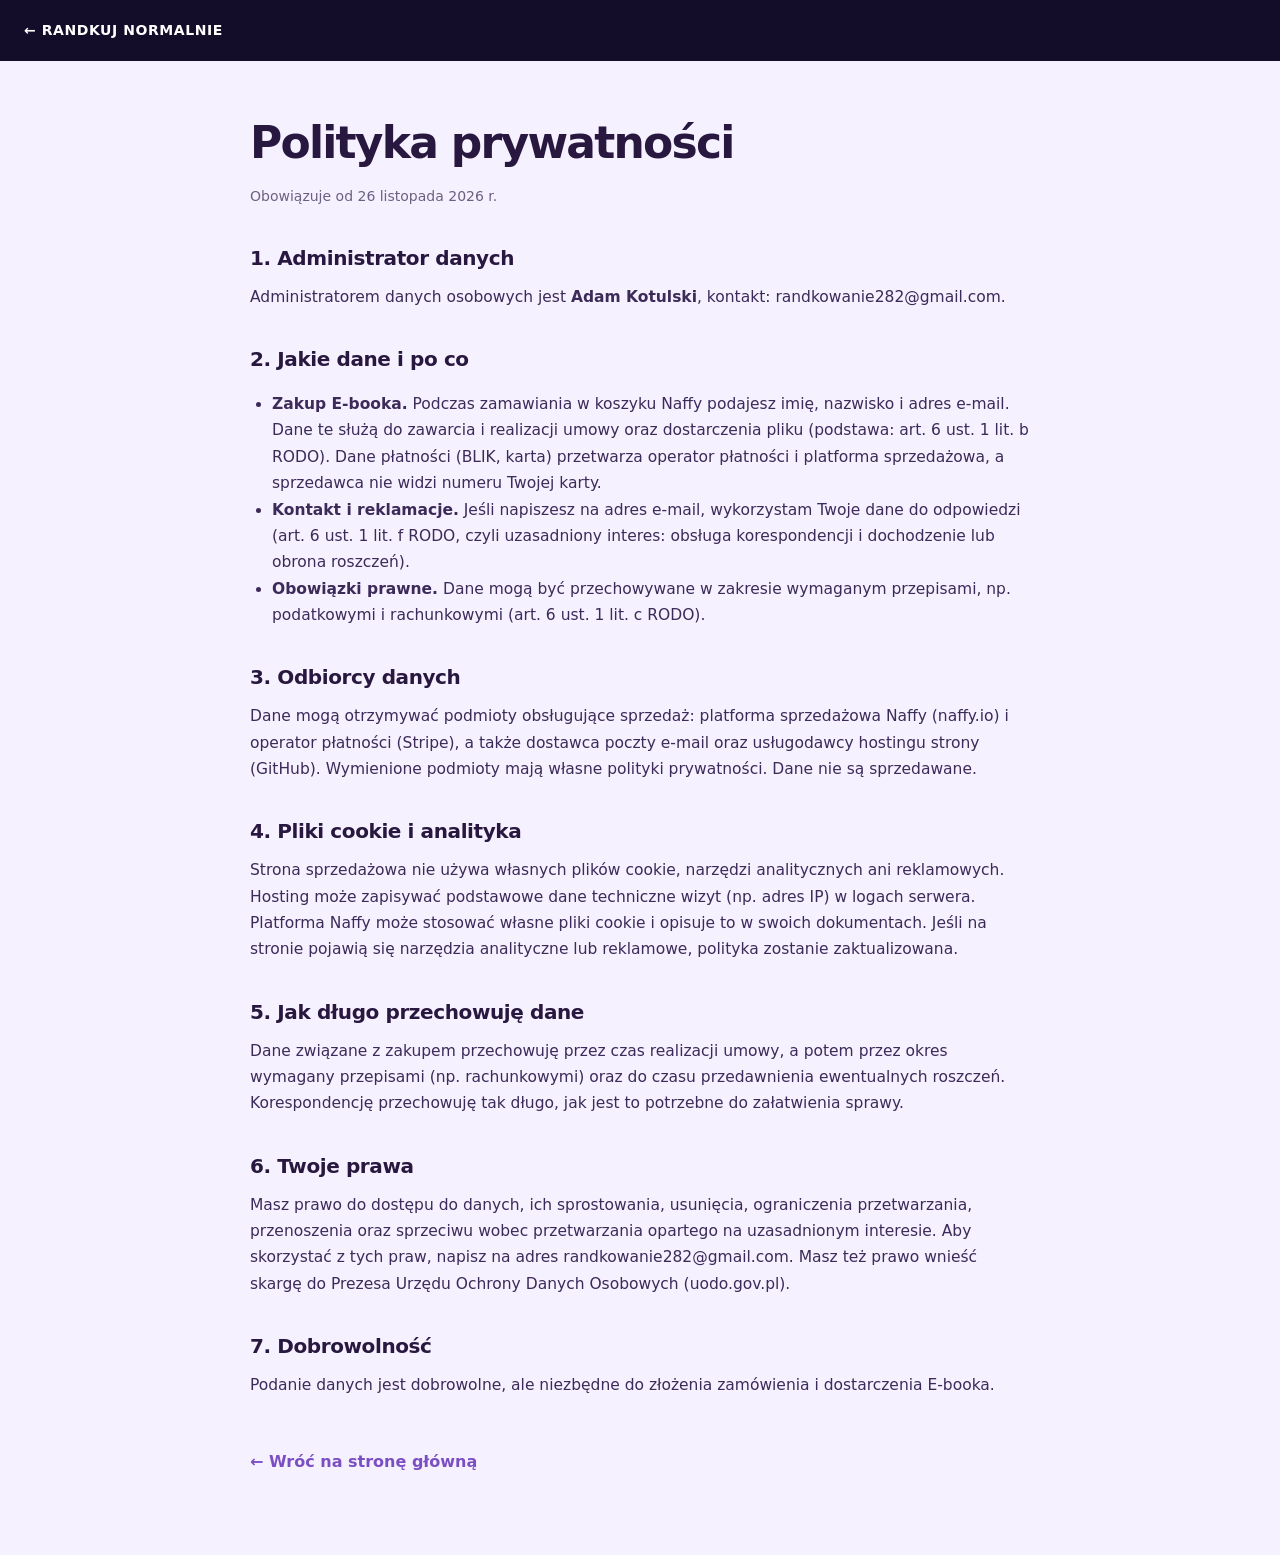
<file: randkuj-normalnie-site/polityka-prywatnosci.html>
<!doctype html>
<html lang="pl">
<head>
  <meta charset="utf-8">
  <meta name="viewport" content="width=device-width, initial-scale=1">
  <meta name="robots" content="noindex">
  <title>Polityka prywatności — Randkuj Normalnie</title>
  <link rel="icon" type="image/svg+xml" href="assets/favicon.svg">
  <link rel="stylesheet" href="styles.css">
  <link rel="stylesheet" href="extra.css">
</head>
<body class="legal-page">
<header><a href="index.html">← RANDKUJ NORMALNIE</a></header>
<main>
<h1>Polityka prywatności</h1>
<p class="legal-meta">Obowiązuje od 26 listopada 2026 r.</p>

<h2>1. Administrator danych</h2>
<p>Administratorem danych osobowych jest <b>Adam Kotulski</b>, kontakt: <a href="mailto:randkowanie282@gmail.com">randkowanie282@gmail.com</a>.</p>

<h2>2. Jakie dane i po co</h2>
<ul>
<li><b>Zakup E-booka.</b> Podczas zamawiania w koszyku Naffy podajesz imię, nazwisko i adres e-mail. Dane te służą do zawarcia i realizacji umowy oraz dostarczenia pliku (podstawa: art. 6 ust. 1 lit. b RODO). Dane płatności (BLIK, karta) przetwarza operator płatności i platforma sprzedażowa, a sprzedawca nie widzi numeru Twojej karty.</li>
<li><b>Kontakt i reklamacje.</b> Jeśli napiszesz na adres e-mail, wykorzystam Twoje dane do odpowiedzi (art. 6 ust. 1 lit. f RODO, czyli uzasadniony interes: obsługa korespondencji i dochodzenie lub obrona roszczeń).</li>
<li><b>Obowiązki prawne.</b> Dane mogą być przechowywane w zakresie wymaganym przepisami, np. podatkowymi i rachunkowymi (art. 6 ust. 1 lit. c RODO).</li>
</ul>

<h2>3. Odbiorcy danych</h2>
<p>Dane mogą otrzymywać podmioty obsługujące sprzedaż: platforma sprzedażowa Naffy (naffy.io) i operator płatności (Stripe), a także dostawca poczty e-mail oraz usługodawcy hostingu strony (GitHub). Wymienione podmioty mają własne polityki prywatności. Dane nie są sprzedawane.</p>

<h2>4. Pliki cookie i analityka</h2>
<p>Strona sprzedażowa nie używa własnych plików cookie, narzędzi analitycznych ani reklamowych. Hosting może zapisywać podstawowe dane techniczne wizyt (np. adres IP) w logach serwera. Platforma Naffy może stosować własne pliki cookie i opisuje to w swoich dokumentach. Jeśli na stronie pojawią się narzędzia analityczne lub reklamowe, polityka zostanie zaktualizowana.</p>

<h2>5. Jak długo przechowuję dane</h2>
<p>Dane związane z zakupem przechowuję przez czas realizacji umowy, a potem przez okres wymagany przepisami (np. rachunkowymi) oraz do czasu przedawnienia ewentualnych roszczeń. Korespondencję przechowuję tak długo, jak jest to potrzebne do załatwienia sprawy.</p>

<h2>6. Twoje prawa</h2>
<p>Masz prawo do dostępu do danych, ich sprostowania, usunięcia, ograniczenia przetwarzania, przenoszenia oraz sprzeciwu wobec przetwarzania opartego na uzasadnionym interesie. Aby skorzystać z tych praw, napisz na adres <a href="mailto:randkowanie282@gmail.com">randkowanie282@gmail.com</a>. Masz też prawo wnieść skargę do Prezesa Urzędu Ochrony Danych Osobowych (uodo.gov.pl).</p>

<h2>7. Dobrowolność</h2>
<p>Podanie danych jest dobrowolne, ale niezbędne do złożenia zamówienia i dostarczenia E-booka.</p>

<a class="legal-back" href="index.html">← Wróć na stronę główną</a>
</main>
</body>
</html>
</file>
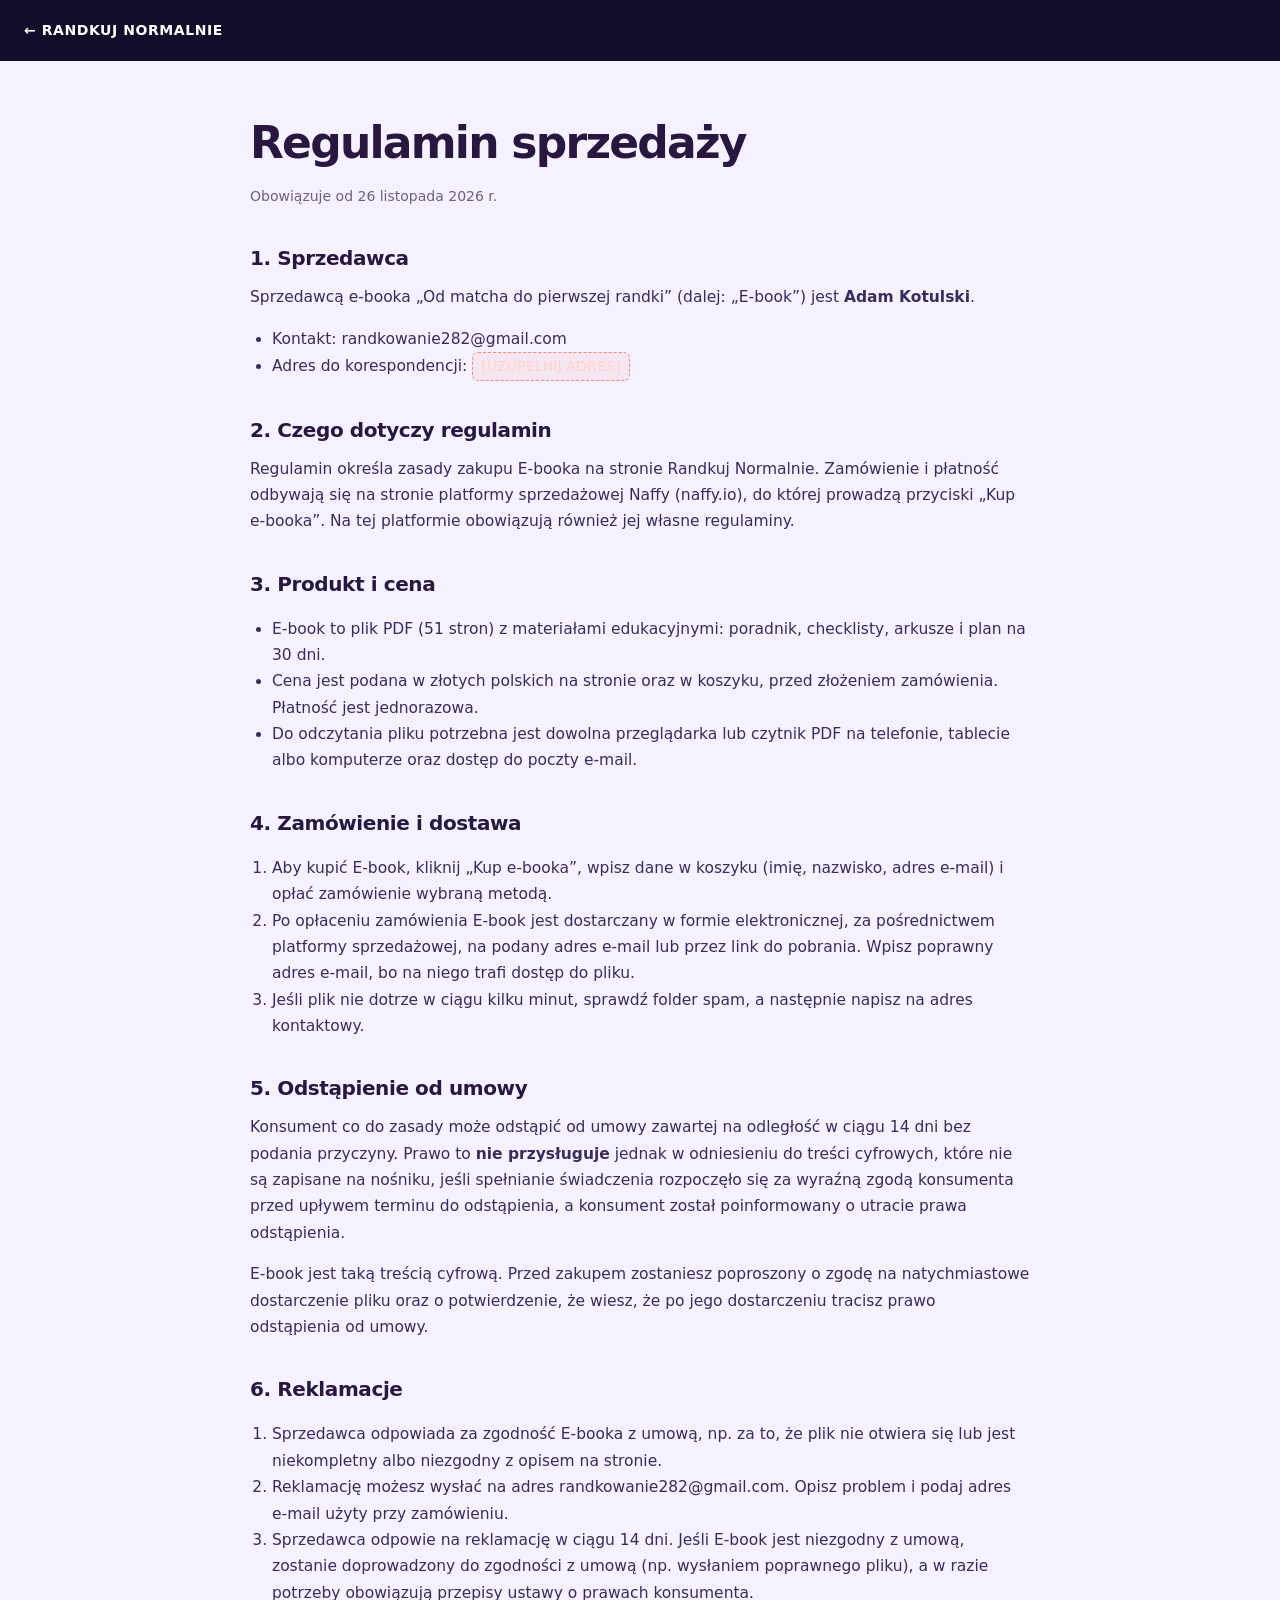
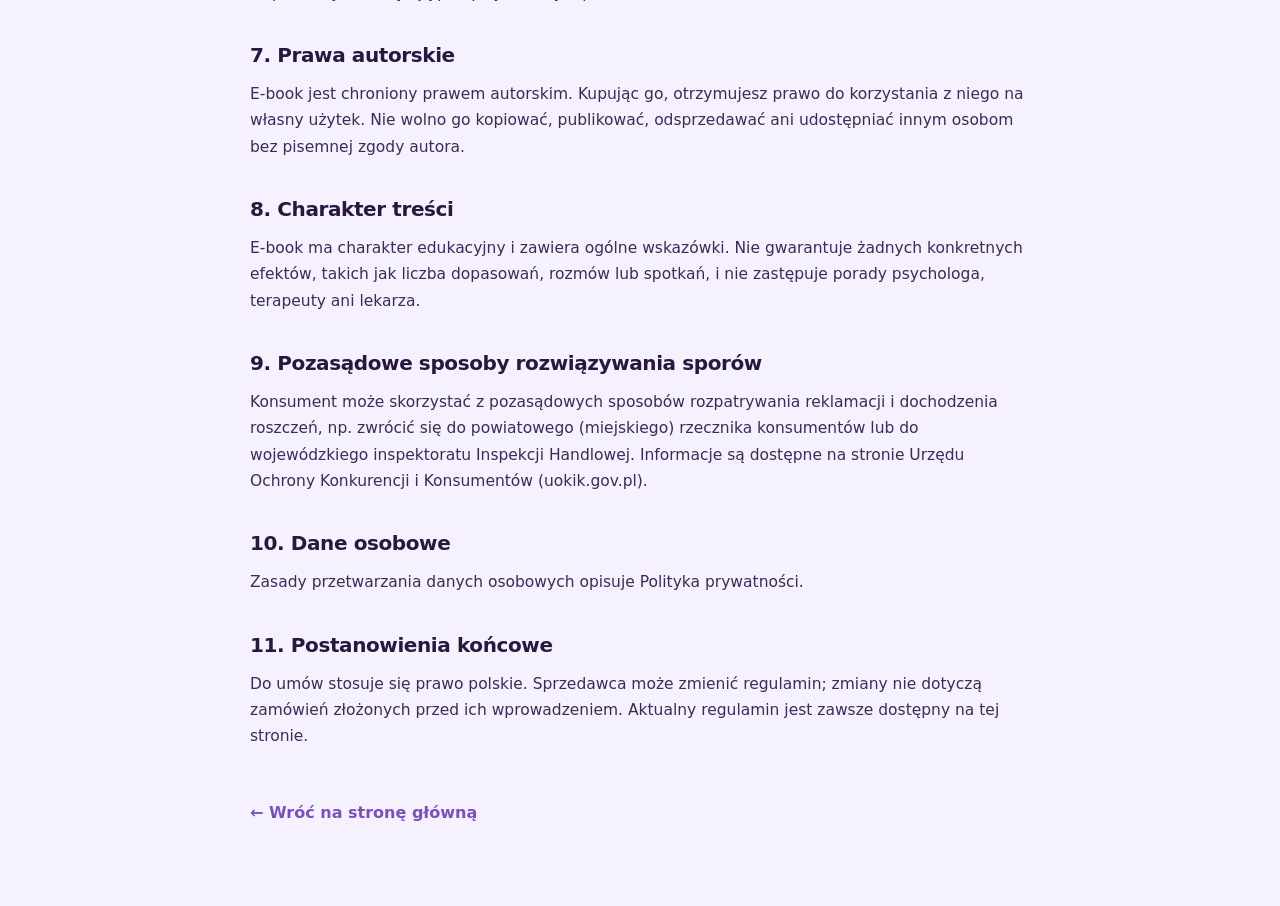
<file: randkuj-normalnie-site/regulamin.html>
<!doctype html>
<html lang="pl">
<head>
  <meta charset="utf-8">
  <meta name="viewport" content="width=device-width, initial-scale=1">
  <meta name="robots" content="noindex">
  <title>Regulamin — Randkuj Normalnie</title>
  <link rel="icon" type="image/svg+xml" href="assets/favicon.svg">
  <link rel="stylesheet" href="styles.css">
  <link rel="stylesheet" href="extra.css">
</head>
<body class="legal-page">
<header><a href="index.html">← RANDKUJ NORMALNIE</a></header>
<main>
<h1>Regulamin sprzedaży</h1>
<p class="legal-meta">Obowiązuje od 26 listopada 2026 r.</p>

<h2 id="sprzedawca">1. Sprzedawca</h2>
<p>Sprzedawcą e-booka „Od matcha do pierwszej randki” (dalej: „E-book”) jest <b>Adam Kotulski</b>.</p>
<ul>
<li>Kontakt: <a href="mailto:randkowanie282@gmail.com">randkowanie282@gmail.com</a></li>
<li>Adres do korespondencji: <span class="mx-todo">[UZUPEŁNIJ ADRES]</span></li>
</ul>

<h2>2. Czego dotyczy regulamin</h2>
<p>Regulamin określa zasady zakupu E-booka na stronie Randkuj Normalnie. Zamówienie i płatność odbywają się na stronie platformy sprzedażowej Naffy (naffy.io), do której prowadzą przyciski „Kup e-booka”. Na tej platformie obowiązują również jej własne regulaminy.</p>

<h2>3. Produkt i cena</h2>
<ul>
<li>E-book to plik PDF (51 stron) z materiałami edukacyjnymi: poradnik, checklisty, arkusze i plan na 30 dni.</li>
<li>Cena jest podana w złotych polskich na stronie oraz w koszyku, przed złożeniem zamówienia. Płatność jest jednorazowa.</li>
<li>Do odczytania pliku potrzebna jest dowolna przeglądarka lub czytnik PDF na telefonie, tablecie albo komputerze oraz dostęp do poczty e-mail.</li>
</ul>

<h2>4. Zamówienie i dostawa</h2>
<ol>
<li>Aby kupić E-book, kliknij „Kup e-booka”, wpisz dane w koszyku (imię, nazwisko, adres e-mail) i opłać zamówienie wybraną metodą.</li>
<li>Po opłaceniu zamówienia E-book jest dostarczany w formie elektronicznej, za pośrednictwem platformy sprzedażowej, na podany adres e-mail lub przez link do pobrania. Wpisz poprawny adres e-mail, bo na niego trafi dostęp do pliku.</li>
<li>Jeśli plik nie dotrze w ciągu kilku minut, sprawdź folder spam, a następnie napisz na adres kontaktowy.</li>
</ol>

<h2>5. Odstąpienie od umowy</h2>
<p>Konsument co do zasady może odstąpić od umowy zawartej na odległość w ciągu 14 dni bez podania przyczyny. Prawo to <b>nie przysługuje</b> jednak w odniesieniu do treści cyfrowych, które nie są zapisane na nośniku, jeśli spełnianie świadczenia rozpoczęło się za wyraźną zgodą konsumenta przed upływem terminu do odstąpienia, a konsument został poinformowany o utracie prawa odstąpienia.</p>
<p>E-book jest taką treścią cyfrową. Przed zakupem zostaniesz poproszony o zgodę na natychmiastowe dostarczenie pliku oraz o potwierdzenie, że wiesz, że po jego dostarczeniu tracisz prawo odstąpienia od umowy.</p>

<h2>6. Reklamacje</h2>
<ol>
<li>Sprzedawca odpowiada za zgodność E-booka z umową, np. za to, że plik nie otwiera się lub jest niekompletny albo niezgodny z opisem na stronie.</li>
<li>Reklamację możesz wysłać na adres <a href="mailto:randkowanie282@gmail.com">randkowanie282@gmail.com</a>. Opisz problem i podaj adres e-mail użyty przy zamówieniu.</li>
<li>Sprzedawca odpowie na reklamację w ciągu 14 dni. Jeśli E-book jest niezgodny z umową, zostanie doprowadzony do zgodności z umową (np. wysłaniem poprawnego pliku), a w razie potrzeby obowiązują przepisy ustawy o prawach konsumenta.</li>
</ol>

<h2>7. Prawa autorskie</h2>
<p>E-book jest chroniony prawem autorskim. Kupując go, otrzymujesz prawo do korzystania z niego na własny użytek. Nie wolno go kopiować, publikować, odsprzedawać ani udostępniać innym osobom bez pisemnej zgody autora.</p>

<h2>8. Charakter treści</h2>
<p>E-book ma charakter edukacyjny i zawiera ogólne wskazówki. Nie gwarantuje żadnych konkretnych efektów, takich jak liczba dopasowań, rozmów lub spotkań, i nie zastępuje porady psychologa, terapeuty ani lekarza.</p>

<h2>9. Pozasądowe sposoby rozwiązywania sporów</h2>
<p>Konsument może skorzystać z pozasądowych sposobów rozpatrywania reklamacji i dochodzenia roszczeń, np. zwrócić się do powiatowego (miejskiego) rzecznika konsumentów lub do wojewódzkiego inspektoratu Inspekcji Handlowej. Informacje są dostępne na stronie Urzędu Ochrony Konkurencji i Konsumentów (uokik.gov.pl).</p>

<h2>10. Dane osobowe</h2>
<p>Zasady przetwarzania danych osobowych opisuje <a href="polityka-prywatnosci.html">Polityka prywatności</a>.</p>

<h2>11. Postanowienia końcowe</h2>
<p>Do umów stosuje się prawo polskie. Sprzedawca może zmienić regulamin; zmiany nie dotyczą zamówień złożonych przed ich wprowadzeniem. Aktualny regulamin jest zawsze dostępny na tej stronie.</p>

<a class="legal-back" href="index.html">← Wróć na stronę główną</a>
</main>
</body>
</html>
</file>
<file: randkuj-normalnie-site/styles.css>
:root {
  --ink: #130d29;
  --ink-2: #1b1238;
  --ink-3: #28194a;
  --lavender: #b88cff;
  --lavender-2: #d8c0ff;
  --pink: #fa83bd;
  --pink-2: #ffc1dc;
  --paper: #f6f1ff;
  --paper-2: #eee5ff;
  --text: #f8f4ff;
  --muted: #c6b8de;
  --dark-text: #28183f;
  --dark-muted: #6c6082;
  --line: rgba(203, 171, 255, .17);
  --shadow: 0 26px 80px rgba(5, 2, 18, .35);
  --container: 1180px;
  --radius: 24px;
}
* { box-sizing: border-box; }
html { scroll-behavior: smooth; scroll-padding-top: 92px; }
body { margin: 0; background: var(--paper); color: var(--dark-text); font-family: Inter, ui-sans-serif, system-ui, -apple-system, BlinkMacSystemFont, "Segoe UI", sans-serif; line-height: 1.55; -webkit-font-smoothing: antialiased; }
img { max-width: 100%; display: block; }
a { color: inherit; text-decoration: none; }
button { font: inherit; }
.container { width: min(var(--container), calc(100% - 48px)); margin-inline: auto; }
.skip-link { position: absolute; left: 12px; top: -60px; z-index: 1000; padding: 12px 16px; color: var(--ink); background: white; border-radius: 10px; }
.skip-link:focus { top: 12px; }

.site-header { position: sticky; z-index: 100; top: 0; background: rgba(15, 10, 33, .91); border-bottom: 1px solid rgba(220, 193, 255, .1); backdrop-filter: blur(18px); }
.nav-wrap { min-height: 78px; display: flex; align-items: center; justify-content: space-between; gap: 28px; }
.brand { display: inline-flex; align-items: center; gap: 11px; color: #fff; font-size: 13px; letter-spacing: .12em; font-weight: 800; white-space: nowrap; }
.brand b { color: var(--lavender); }
.brand-mark { display: grid; place-items: center; width: 39px; height: 39px; border-radius: 13px; background: linear-gradient(145deg, rgba(189, 143, 255, .2), rgba(249, 117, 184, .1)); border: 1px solid rgba(195, 153, 255, .35); }
.brand-mark svg { width: 25px; fill: none; stroke: var(--pink); stroke-width: 2.5; stroke-linecap: round; stroke-linejoin: round; }
.desktop-nav { display: flex; align-items: center; gap: clamp(20px, 3vw, 40px); color: #d9cde9; font-size: 13px; font-weight: 600; }
.desktop-nav a { transition: color .2s ease; }
.desktop-nav a:hover { color: #fff; }
.button { display: inline-flex; justify-content: center; align-items: center; gap: 12px; border: 0; border-radius: 999px; cursor: pointer; font-weight: 800; letter-spacing: -.01em; transition: transform .22s ease, box-shadow .22s ease, background .22s ease; }
.button:hover { transform: translateY(-3px); }
.button-primary { color: #1d0f39; background: linear-gradient(110deg, #d9b7ff 0%, #f69acb 100%); box-shadow: 0 10px 30px rgba(206, 127, 255, .22); }
.button-primary:hover { box-shadow: 0 15px 38px rgba(232, 124, 199, .35); }
.button-small { padding: 12px 19px; font-size: 12px; }
.button-large { padding: 17px 25px; font-size: 14px; min-height: 54px; }
.button-ghost { color: white; border: 1px solid rgba(223, 205, 255, .36); background: rgba(255,255,255,.045); }
.button-ghost:hover { background: rgba(255,255,255,.11); }
.mobile-menu-toggle { display: none; width: 44px; height: 44px; border-radius: 14px; border: 1px solid var(--line); background: rgba(255,255,255,.06); cursor: pointer; }
.mobile-menu-toggle span { display: block; width: 18px; height: 2px; margin: 5px auto; background: white; border-radius: 5px; transition: transform .2s ease; }
.mobile-nav { display: none; }

.section-dark { color: var(--text); background: radial-gradient(ellipse at 85% 5%, rgba(113, 54, 170, .24), transparent 30%), radial-gradient(ellipse at 10% 70%, rgba(93, 48, 142, .2), transparent 32%), var(--ink); }
.hero { position: relative; overflow: hidden; min-height: 700px; padding: 74px 0 56px; background: radial-gradient(ellipse at 77% 38%, rgba(110, 56, 173, .42), transparent 32%), radial-gradient(ellipse at 10% 80%, rgba(89, 46, 135, .24), transparent 35%), linear-gradient(118deg, #100b24 0%, #1b1038 58%, #120b28 100%); }
.hero::before { content: ""; position: absolute; inset: 0; opacity: .16; pointer-events: none; background-image: radial-gradient(circle at 18% 21%, #f4d3ff 1px, transparent 2px), radial-gradient(circle at 61% 17%, #fff 1px, transparent 2px), radial-gradient(circle at 78% 56%, #ffc5e4 1px, transparent 2px), radial-gradient(circle at 39% 74%, #d5b4ff 1px, transparent 2px); background-size: 170px 155px, 230px 210px, 190px 185px, 250px 230px; }
.hero-stars { position: absolute; top: 0; right: 0; width: 58%; height: 120px; opacity: .8; pointer-events: none; background: radial-gradient(circle, #ffd89d 0 3px, rgba(255, 216, 157, .3) 4px, transparent 10px) 0 0 / 105px 100px repeat-x; filter: drop-shadow(0 0 8px rgba(251, 209, 143, .8)); mask-image: linear-gradient(90deg, transparent, #000 12%, #000 90%, transparent); }
.hero-grid { position: relative; display: grid; grid-template-columns: .96fr 1.04fr; gap: 34px; align-items: center; z-index: 1; }
.hero-copy { padding: 26px 0 22px; max-width: 585px; }
.eyebrow, .section-kicker { display: inline-flex; align-items: center; gap: 9px; font-size: 10px; font-weight: 900; letter-spacing: .18em; text-transform: uppercase; color: var(--lavender-2); }
.eyebrow { border: 1px solid rgba(196, 156, 255, .3); border-radius: 999px; background: rgba(173, 126, 237, .1); padding: 9px 14px; letter-spacing: .1em; }
.eyebrow-dot { width: 7px; height: 7px; border-radius: 50%; background: var(--pink); box-shadow: 0 0 12px var(--pink); }
h1, h2, h3, p { margin-top: 0; }
.hero h1 { max-width: 600px; margin: 26px 0 20px; font-size: clamp(48px, 5.3vw, 76px); line-height: .99; letter-spacing: -.066em; font-weight: 900; color: #fff; }
.hero h1 span { color: #c19aff; text-shadow: 0 0 32px rgba(187, 133, 255, .28); }
.hero-lead { color: #fff; font-size: clamp(18px, 1.6vw, 21px); font-weight: 700; line-height: 1.45; max-width: 560px; margin-bottom: 12px; }
.hero-sub { color: #cbbfdd; font-size: 15px; max-width: 550px; line-height: 1.7; margin-bottom: 28px; }
.hero-actions { display: flex; flex-wrap: wrap; gap: 12px; }
.hero-meta { display: flex; flex-wrap: wrap; gap: 18px; padding-top: 25px; margin-top: 25px; border-top: 1px solid rgba(225, 208, 255, .14); color: #d8cceb; font-size: 11px; font-weight: 700; }
.hero-meta span { display: inline-flex; align-items: center; gap: 8px; }
.hero-meta svg { width: 17px; height: 17px; fill: none; stroke: #d9bbff; stroke-width: 1.8; stroke-linecap: round; stroke-linejoin: round; }
.hero-note { font-size: 11px; color: #9f91b7; margin: 13px 0 0; }
.hero-visual { position: relative; display: flex; align-items: center; justify-content: center; min-height: 500px; }
.visual-glow { position: absolute; width: 90%; height: 70%; background: radial-gradient(ellipse, rgba(161, 87, 233, .36), transparent 68%); filter: blur(22px); }
.hero-mockup { width: min(112%, 700px); position: relative; z-index: 1; filter: drop-shadow(0 32px 42px rgba(0,0,0,.45)); transform: translate(12px, 5px); animation: float 7s ease-in-out infinite; }
.floating-note { position: absolute; z-index: 2; display: flex; align-items: center; gap: 10px; color: #fff; background: rgba(34, 20, 64, .76); border: 1px solid rgba(207, 164, 255, .35); padding: 11px 14px; border-radius: 16px; font-size: 11px; line-height: 1.35; box-shadow: 0 16px 34px rgba(7,3,20,.25); backdrop-filter: blur(9px); }
.note-one { right: -10px; top: 12%; transform: rotate(5deg); }
.note-two { left: 1%; bottom: 13%; transform: rotate(-4deg); }
.note-icon { font-size: 24px; color: var(--pink); }
.note-check { width: 24px; height: 24px; display: grid; place-items: center; border-radius: 50%; color: #1a1033; font-weight: 900; background: #9de7c8; }
.visual-caption { position: absolute; bottom: -8px; left: 8%; right: 8%; display: flex; align-items: center; gap: 12px; justify-content: center; color: #998bb3; letter-spacing: .2em; font-size: 8px; font-weight: 900; }
.caption-line { flex: 1; height: 1px; background: linear-gradient(90deg, transparent, rgba(197, 160, 255, .45)); }
.caption-line:last-child { transform: rotate(180deg); }
.hero-bottom-wave { position: absolute; bottom: -1px; left: 0; width: 100%; height: 26px; background: var(--paper); clip-path: polygon(0 80%, 9% 47%, 22% 67%, 36% 28%, 53% 70%, 69% 35%, 84% 62%, 100% 26%, 100% 100%, 0 100%); }
@keyframes float { 0%,100% { transform: translate(12px, 5px) rotate(0deg); } 50% { transform: translate(12px, -8px) rotate(-.7deg); } }

.marquee-band { overflow: hidden; background: linear-gradient(90deg, #dfc9ff, #f7c8df, #dfc9ff); color: #28163f; padding: 12px 0; }
.marquee-track { display: flex; align-items: center; justify-content: space-around; gap: 34px; width: max-content; min-width: 100%; font-size: 10px; font-weight: 900; letter-spacing: .2em; white-space: nowrap; }
.marquee-track i { color: #9258cd; font-style: normal; font-size: 15px; }
.section { padding: 110px 0; }
.section-light { background: var(--paper); color: var(--dark-text); }
.section-heading { max-width: 780px; margin-bottom: 46px; }
.section-heading.center { margin-inline: auto; text-align: center; }
.section-kicker { color: #865bc1; margin-bottom: 16px; }
.section-heading h2, .preview-copy h2, .workbook-copy h2, .audience-copy h2, .sources-heading h2, .faq-intro h2 { font-size: clamp(34px, 4.2vw, 55px); letter-spacing: -.055em; line-height: 1.05; margin: 0 0 17px; font-weight: 900; color: var(--dark-text); }
.section-heading h2 span, .preview-copy h2 span, .workbook-copy h2 span, .audience-copy h2 span, .sources-heading h2 span, .faq-intro h2 span { color: #8c5cc8; }
.section-heading p { max-width: 680px; margin: 0 auto; color: var(--dark-muted); font-size: 15px; }

.problem-section { padding: 102px 0 112px; background: linear-gradient(180deg, #f7f2ff 0%, #f0e8ff 100%); position: relative; overflow: hidden; }
.problem-section::before { content:""; position:absolute; width:340px; height:340px; border:1px solid rgba(166,122,218,.12); border-radius:50%; right:-130px; top:140px; box-shadow:0 0 0 35px rgba(166,122,218,.035),0 0 0 70px rgba(166,122,218,.025); }
.problem-grid { display: grid; grid-template-columns: repeat(4, 1fr); gap: 14px; position: relative; z-index: 1; }
.problem-card { position: relative; padding: 25px 22px 26px; min-height: 240px; background: rgba(255,255,255,.86); border: 1px solid rgba(146,106,202,.15); border-radius: 22px; box-shadow: 0 14px 36px rgba(82,54,125,.06); transition: transform .25s ease, box-shadow .25s ease; overflow: hidden; }
.problem-card:hover { transform: translateY(-6px); box-shadow: 0 22px 46px rgba(82,54,125,.13); }
.problem-number { position: absolute; right: 18px; top: 14px; font-size: 10px; letter-spacing: .13em; color: #9c85b5; font-weight: 900; }
.problem-icon { width: 48px; height: 48px; display: grid; place-items: center; border-radius: 16px; background: linear-gradient(145deg, #e8d7ff, #f8d6e8); color: #8657bb; font-size: 25px; font-weight: 800; margin-bottom: 23px; }
.icon-chat { font-size: 18px; letter-spacing: 1px; }
.icon-calendar { font-size: 22px; }
.icon-spark { font-size: 30px; }
.problem-card h3 { color: #28183f; font-size: 17px; line-height: 1.2; letter-spacing: -.03em; margin-bottom: 10px; }
.problem-card p { color: #706382; font-size: 12px; line-height: 1.6; margin: 0; }
.problem-bottom { display: grid; grid-template-columns: 1fr 1fr; gap: 45px; align-items: center; margin-top: 60px; padding: 28px 42px; border-radius: 30px; background: #1b1236; color: #fff; box-shadow: 0 24px 60px rgba(44,25,76,.18); position: relative; z-index: 1; overflow: hidden; }
.problem-bottom::after { content:""; position:absolute; width:320px; height:320px; border-radius:50%; background:radial-gradient(circle,rgba(183,123,255,.23),transparent 68%); right:-100px; bottom:-170px; }
.problem-illustration svg { width: 100%; max-width: 490px; filter: drop-shadow(0 16px 20px rgba(0,0,0,.2)); }
.problem-bottom-copy { position: relative; z-index: 1; }
.mini-label { color: #dda9ff; font-size: 9px; font-weight: 900; letter-spacing: .18em; }
.problem-bottom-copy h3 { font-size: clamp(27px, 3.2vw, 40px); line-height: 1.08; letter-spacing: -.05em; color: #fff; margin: 12px 0; }
.problem-bottom-copy p { max-width: 480px; color: #c7b9dd; font-size: 13px; line-height: 1.7; }
.text-link { display: inline-flex; align-items: center; gap: 12px; font-size: 13px; font-weight: 800; color: #8a5cc5; }
.text-link span { transition: transform .2s ease; }
.text-link:hover span { transform: translateX(4px); }
.light-link { color: #e5caff; }

.journey-section { padding: 96px 0 92px; position: relative; overflow: hidden; background: linear-gradient(130deg, #130d29, #1d123c 60%, #100b25); }
.journey-section::before { content:""; position:absolute; top:-190px; left:50%; width:720px; height:360px; transform:translateX(-50%); border-radius:50%; background:rgba(162,108,236,.11); filter:blur(45px); }
.section-heading.light h2 { color: white; }
.section-heading.light h2 span { color: #c69dff; }
.section-heading.light p { color: #bcb0d2; }
.section-heading.light .section-kicker { color: #d5b5ff; }
.journey-flow { position: relative; display: flex; align-items: center; justify-content: space-between; gap: 10px; padding: 25px 24px; border: 1px solid rgba(203,166,255,.22); background: rgba(255,255,255,.04); border-radius: 24px; }
.journey-step { flex: 1; text-align: center; display: grid; justify-items: center; gap: 8px; min-width: 0; }
.journey-icon { display: grid; place-items: center; width: 58px; height: 58px; border-radius: 20px; font-size: 26px; color: #f7eaff; background: linear-gradient(145deg, rgba(184,140,255,.33), rgba(249,131,189,.18)); border: 1px solid rgba(226,188,255,.34); box-shadow: 0 9px 26px rgba(9,3,28,.2); }
.journey-step strong { color: #fff; font-size: 13px; }
.journey-step small { color: #b8a9d1; font-size: 10px; }
.journey-arrow { font-size: 22px; color: #ce9dff; padding-bottom: 28px; }
.journey-footnote { color: #9e90b5; font-size: 11px; text-align: center; margin: 18px auto 0; max-width: 680px; }

.content-section { padding: 104px 0 112px; background: #f7f3ff; }
.content-section .section-heading { margin-bottom: 38px; }
.chapters-grid { display: grid; grid-template-columns: repeat(3, 1fr); gap: 15px; }
.chapter-card { position: relative; min-height: 245px; border-radius: 23px; padding: 24px 24px 23px; background: #fff; border: 1px solid rgba(140,94,196,.15); box-shadow: 0 12px 30px rgba(54,32,86,.055); overflow: hidden; transition: transform .23s ease, box-shadow .23s ease; }
.chapter-card:hover { transform: translateY(-5px); box-shadow: 0 20px 40px rgba(54,32,86,.12); }
.chapter-card::before { content:""; position:absolute; right:-55px; top:-72px; width:175px; height:175px; border-radius:50%; background:rgba(188,151,255,.10); }
.chapter-tag { display: inline-block; font-size: 9px; color: #8965b8; letter-spacing: .16em; font-weight: 900; }
.chapter-symbol { width: 48px; height: 48px; border-radius: 16px; margin: 21px 0 15px; display:grid; place-items:center; font-size: 22px; color: #7650af; background: linear-gradient(145deg, #eadbff, #fbe2f0); position: relative; }
.chapter-card h3 { font-size: 17px; line-height: 1.22; letter-spacing: -.035em; color: #2b1a44; margin-bottom: 9px; position: relative; }
.chapter-card p { font-size: 12px; color: #706383; line-height: 1.58; margin-bottom: 18px; position: relative; }
.chapter-foot { display: block; border-top: 1px solid #eee7f7; padding-top: 12px; color: #8c6ab9; font-size: 10px; font-weight: 800; position: relative; }
.chapter-featured { background: linear-gradient(145deg,#251744,#39225f); color: white; }
.chapter-featured .chapter-tag, .chapter-featured .chapter-foot { color: #e0bcff; }
.chapter-featured h3 { color: #fff; }
.chapter-featured p { color: #d1c3e5; }
.chapter-featured .chapter-foot { border-color: rgba(255,255,255,.15); }
.chapter-featured .chapter-symbol { color: #fff; background: linear-gradient(145deg,#9d68dd,#e77db7); }
.chapter-accent { background: linear-gradient(145deg,#f2e5ff,#fce8f2); border-color: rgba(218,133,190,.25); }
.chapter-accent .chapter-symbol { background: linear-gradient(145deg,#c8a1ff,#f18cc4); color: #2e1746; font-weight: 900; }

.preview-section { padding: 106px 0 116px; overflow: hidden; background: linear-gradient(120deg, #170f31, #28164a 58%, #160e30); color: white; }
.preview-layout { display: grid; grid-template-columns: .78fr 1.22fr; gap: 55px; align-items: center; }
.preview-copy h2 { color: white; max-width: 400px; }
.preview-copy h2 span { color: var(--pink); }
.preview-copy > p { color: #c8bbda; font-size: 14px; line-height: 1.7; max-width: 420px; }
.check-list { list-style: none; padding: 0; margin: 24px 0; display: grid; gap: 12px; }
.check-list li { position: relative; padding-left: 28px; color: #e8def6; font-size: 12px; }
.check-list li::before { content:"✓"; position:absolute; left:0; top:1px; display:grid; place-items:center; width:18px; height:18px; border-radius:50%; color:#21133c; background:#bd98f4; font-size:11px; font-weight:900; }
.preview-small { font-size: 10px !important; color: #9584ad !important; }
.preview-gallery { height: 470px; position: relative; display: grid; place-items: center; }
.preview-page { position: absolute; width: 40%; padding: 8px 8px 34px; border: 0; background: #fff; border-radius: 10px; box-shadow: 0 26px 70px rgba(2,0,14,.45); cursor: zoom-in; transition: transform .28s ease, box-shadow .28s ease; overflow: hidden; }
.preview-page img { width: 100%; border: 1px solid #e6dff1; }
.preview-label { position:absolute; bottom:9px; left:12px; color:#72528f; font-size:9px; letter-spacing:.12em; font-weight:900; }
.page-a { left: 4%; top: 3%; transform: rotate(-8deg); z-index: 1; }
.page-b { left: 25%; top: 14%; transform: rotate(-2deg); z-index: 3; }
.page-c { right: 4%; top: 5%; transform: rotate(7deg); z-index: 2; }
.page-d { left: 34%; bottom: 0; transform: rotate(3deg); z-index: 4; }
.preview-page:hover { transform: translateY(-13px) rotate(0) scale(1.035); z-index: 10; box-shadow: 0 32px 85px rgba(2,0,14,.58); }
.preview-sticker { position:absolute; right:2%; bottom:8%; z-index:8; display:grid; place-items:center; width:90px; height:90px; border-radius:50%; transform:rotate(12deg); text-align:center; color:#2e174b; background:linear-gradient(140deg,#e2c6ff,#ffb7d6); border:5px solid rgba(255,255,255,.4); box-shadow:0 12px 30px rgba(0,0,0,.22); font-size:9px; font-weight:900; letter-spacing:.1em; }
.preview-sticker b { font-size:21px; letter-spacing:0; }

.workbook-section { padding: 105px 0; background: #f4edff; overflow: hidden; }
.workbook-grid { display: grid; grid-template-columns: .95fr 1.05fr; gap: 72px; align-items: center; }
.workbook-visual { position: relative; border-radius: 30px; overflow: visible; }
.workbook-visual img { width: 100%; aspect-ratio: 1.22; object-fit: cover; object-position: 59% center; border-radius: 28px; box-shadow: 0 24px 60px rgba(59,32,89,.18); }
.workbook-visual::before { content:""; position:absolute; inset:-14px 22px 18px -14px; border:1px solid rgba(142,88,197,.36); border-radius:32px; z-index:0; }
.workbook-stamp { position:absolute; right:-18px; bottom:28px; display:grid; align-content:center; width:122px; height:122px; border-radius:50%; text-align:center; color:#2c1943; background:linear-gradient(145deg,#f3c9e3,#d5b8ff); box-shadow:0 14px 30px rgba(55,28,90,.24); font-size:10px; font-weight:900; letter-spacing:.08em; line-height:1.45; transform:rotate(9deg); }
.workbook-stamp span { font-size:25px; line-height:1; }
.workbook-copy h2 { font-size: clamp(33px,4vw,50px); }
.workbook-copy > p { color:#6f6281; font-size:14px; line-height:1.7; max-width:550px; }
.workbook-items { margin-top:26px; display:grid; grid-template-columns:1fr 1fr; gap:17px 20px; }
.workbook-items > div { display:flex; gap:12px; align-items:flex-start; }
.workbook-icon { display:grid; place-items:center; flex:0 0 34px; height:34px; border-radius:11px; color:#6e459d; background:#e1d0fa; font-weight:900; }
.workbook-items p { margin:0; display:grid; gap:4px; }
.workbook-items b { font-size:12px; color:#34234d; }
.workbook-items small { font-size:10px; line-height:1.5; color:#7e718e; }

.benefits-section { padding: 100px 0 110px; background: radial-gradient(ellipse at 50% 0%, rgba(127,75,177,.25), transparent 45%), #150e2c; }
.benefit-grid { display:grid; grid-template-columns:repeat(3,1fr); gap:14px; }
.benefit-card { padding:26px 24px; border:1px solid rgba(210,178,255,.16); border-radius:22px; background:rgba(255,255,255,.045); transition:background .25s ease,transform .25s ease; }
.benefit-card:hover { background:rgba(255,255,255,.08); transform:translateY(-5px); }
.benefit-icon { width:46px;height:46px;display:grid;place-items:center;border-radius:15px;background:linear-gradient(145deg,rgba(192,150,255,.3),rgba(245,128,187,.2));color:#f7d6ff;font-size:23px;margin-bottom:18px; }
.benefit-card h3 { color:white;font-size:16px;margin-bottom:8px;letter-spacing:-.025em; }
.benefit-card p { color:#b9accd;font-size:12px;line-height:1.65;margin:0; }

.audience-section { padding: 100px 0 110px; background:linear-gradient(130deg,#f8f3ff,#eee4ff); }
.audience-grid { display:grid;grid-template-columns:1.1fr .9fr;gap:75px;align-items:center; }
.audience-copy h2 { font-size:clamp(34px,4vw,48px); }
.audience-list { list-style:none;padding:0;margin:28px 0 0;display:grid;gap:15px; }
.audience-list li { display:flex;align-items:flex-start;gap:12px;color:#655779;font-size:13px;line-height:1.6; }
.audience-list li span { display:grid;place-items:center;flex:0 0 22px;height:22px;border-radius:50%;color:#fff;background:linear-gradient(135deg,#9567d5,#e986bc);font-size:12px;font-weight:900; }
.audience-note { position:relative;padding:46px 42px 34px;border-radius:30px;background:linear-gradient(145deg,#251644,#3a235e);color:white;box-shadow:0 28px 65px rgba(55,30,86,.19);overflow:hidden; }
.audience-note::after { content:"";position:absolute;right:-50px;top:-70px;width:230px;height:230px;border:1px solid rgba(220,175,255,.23);border-radius:50%;box-shadow:0 0 0 26px rgba(255,255,255,.025),0 0 0 54px rgba(255,255,255,.02); }
.note-heart { display:grid;place-items:center;width:52px;height:52px;border-radius:17px;background:rgba(245,136,196,.17);color:#ff9ed0;font-size:30px;margin-bottom:28px;position:relative;z-index:1; }
.audience-note h3 { font-size:27px;letter-spacing:-.04em;line-height:1.1;max-width:330px;position:relative;z-index:1; }
.audience-note p { color:#cdbfe0;font-size:13px;line-height:1.7;position:relative;z-index:1; }
.note-bottom { border-top:1px solid rgba(255,255,255,.16);padding-top:20px;margin-top:32px;color:#e1c8ff;font-size:9px;font-weight:900;letter-spacing:.2em;position:relative;z-index:1; }
.note-bottom span { color:#ff94c9;font-size:14px;margin-left:6px; }

.offer-section { position:relative;overflow:hidden;padding:95px 0 75px;background:linear-gradient(135deg,#180f32,#2a174a 55%,#160d2d);color:#fff; }
.offer-bg-shape { position:absolute;left:-150px;top:-180px;width:500px;height:500px;border-radius:50%;border:1px solid rgba(202,164,255,.2);box-shadow:0 0 0 45px rgba(202,164,255,.025),0 0 0 90px rgba(202,164,255,.02); }
.offer-card { position:relative;display:grid;grid-template-columns:.8fr 1.15fr .85fr;align-items:center;gap:28px;padding:36px 36px 34px;border-radius:30px;background:linear-gradient(135deg,#f9f2ff,#e9d8ff 60%,#f8dcef);color:#281740;box-shadow:0 28px 80px rgba(0,0,0,.28); }
.offer-book { min-width:0; }
.offer-book img { width:100%; filter:drop-shadow(0 22px 23px rgba(42,21,65,.25)); transform:scale(1.15) translateX(-6px); }
.offer-kicker { color:#865bb8;font-size:9px;font-weight:900;letter-spacing:.16em; }
.offer-details h2 { font-size:clamp(27px,3vw,39px);letter-spacing:-.055em;line-height:1.05;margin:14px 0; }
.offer-details > p { color:#6b5b80;font-size:13px;line-height:1.65; }
.offer-includes { list-style:none;padding:0;margin:20px 0 0;display:grid;gap:10px; }
.offer-includes li { position:relative;padding-left:23px;font-size:11px;font-weight:700;color:#47335e; }
.offer-includes li::before { content:"✓";position:absolute;left:0;top:0;color:#8b53c3;font-weight:900; }
.offer-buy { border-left:1px solid rgba(90,54,127,.18);padding-left:27px;display:grid;align-content:center; }
.price-label { font-size:9px;letter-spacing:.17em;font-weight:900;color:#8c71aa; }
.price-value { color:#321b4d;font-size:clamp(25px,3vw,34px);font-weight:900;letter-spacing:-.055em;margin:9px 0 2px; }
.price-note { font-size:10px;color:#827191;line-height:1.45;margin-bottom:18px; }
.button-full { width:100%; }
.offer-buy .button-primary { background:linear-gradient(110deg,#bb91f2,#f38cbc); }
.delivery-note { display:flex;align-items:flex-start;gap:8px;font-size:10px;color:#6d5b7f;margin-top:14px;line-height:1.5; }
.delivery-note span { color:#8b5dbd;font-size:16px;font-weight:900; }
.checkout-status { border-top:1px solid rgba(85,50,121,.16);padding-top:12px;margin-top:13px;color:#8c7c9b;font-size:9px;line-height:1.45; }
.offer-trust { text-align:center;color:#c8b6df;font-size:11px;margin-top:24px; }
.offer-trust span { color:#f58fca;font-size:17px;vertical-align:-2px;margin-right:7px; }

.sources-section { padding:82px 0 88px;background:#f7f2ff; }
.sources-wrap { display:grid;grid-template-columns:.85fr 1.15fr;gap:70px;align-items:start; }
.sources-heading h2 { font-size:clamp(30px,3.4vw,42px); }
.sources-copy p { margin:0 0 19px;color:#6f627f;font-size:12px;line-height:1.7; }
.source-links { display:grid;gap:9px; }
.source-links a { width:fit-content;color:#7650a6;font-size:11px;font-weight:800;border-bottom:1px solid rgba(118,80,166,.2);padding-bottom:3px; }
.source-links a:hover { color:#a64b92;border-color:currentColor; }

.faq-section { padding:96px 0 105px;background:linear-gradient(130deg,#140d2b,#21133f 70%,#160d2f); }
.faq-layout { display:grid;grid-template-columns:.75fr 1.25fr;gap:80px;align-items:start; }
.faq-intro h2 { color:#fff;font-size:clamp(36px,4vw,50px); }
.faq-intro h2 span { color:#c59aff; }
.faq-intro p { max-width:330px;color:#b9accd;font-size:13px;line-height:1.7;margin-bottom:24px; }
.faq-list { border-top:1px solid rgba(220,196,255,.2); }
.faq-list details { border-bottom:1px solid rgba(220,196,255,.2); }
.faq-list summary { display:flex;justify-content:space-between;align-items:center;gap:18px;padding:21px 2px;color:#fff;font-weight:800;font-size:13px;cursor:pointer;list-style:none; }
.faq-list summary::-webkit-details-marker { display:none; }
.faq-plus { display:grid;place-items:center;flex:0 0 28px;height:28px;border-radius:50%;background:rgba(202,158,255,.14);color:#d9b7ff;font-size:19px;transition:transform .2s ease; }
.faq-list details[open] .faq-plus { transform:rotate(45deg); }
.faq-answer { padding:0 42px 20px 2px;color:#baadcf;font-size:12px;line-height:1.7; }

.site-footer { background:#0d081d;color:#b8a9cd;padding:48px 0 22px; }
.footer-main { display:flex;justify-content:space-between;gap:50px;padding-bottom:34px; }
.footer-brand { font-size:12px; }
.footer-brand-col p { margin:15px 0 0 50px;color:#887a9e;font-size:11px;line-height:1.7; }
.footer-links { display:flex;gap:80px; }
.footer-links > div { display:grid;align-content:start;gap:10px; }
.footer-links b { color:#9b8bb4;font-size:9px;letter-spacing:.18em;margin-bottom:4px; }
.footer-links a { color:#d4c8e3;font-size:11px;transition:color .2s ease; }
.footer-links a:hover { color:#f49dcc; }
.footer-bottom { display:flex;justify-content:space-between;gap:20px;border-top:1px solid rgba(220,196,255,.12);padding-top:17px;color:#766888;font-size:9px; }
.legal-placeholders { width:min(var(--container),calc(100% - 48px));margin:25px auto 0;padding:12px 14px;border:1px dashed rgba(220,196,255,.17);border-radius:12px;color:#8b7d9e;font-size:9px;line-height:1.5; }
.legal-placeholders strong { color:#bd9ee1; }

.modal, .lightbox { position:fixed;inset:0;z-index:400;display:none;align-items:center;justify-content:center;padding:24px; }
.modal.is-open, .lightbox.is-open { display:flex; }
.modal-backdrop { position:absolute;inset:0;background:rgba(8,4,20,.78);backdrop-filter:blur(8px); }
.modal-panel { position:relative;width:min(460px,100%);padding:35px 32px 30px;border-radius:24px;background:#f7f1ff;color:#291743;box-shadow:0 35px 100px rgba(0,0,0,.42);text-align:center;animation:modalIn .25s ease both; }
.modal-close, .lightbox-close { position:absolute;top:12px;right:14px;width:38px;height:38px;border:0;border-radius:50%;background:rgba(132,90,175,.13);color:#3d2357;font-size:24px;cursor:pointer; }
.modal-icon { display:grid;place-items:center;width:56px;height:56px;margin:0 auto 18px;border-radius:18px;background:linear-gradient(145deg,#dfc5ff,#ffc5df);color:#663993;font-size:29px; }
.modal-panel h2 { font-size:25px;letter-spacing:-.04em;margin:0 0 10px; }
.modal-panel p { color:#716382;font-size:13px;line-height:1.7;margin:0 0 14px; }
.modal-panel .modal-action { margin-top:10px; }
@keyframes modalIn { from {opacity:0;transform:translateY(15px) scale(.98)} to {opacity:1;transform:none} }
.lightbox { background:rgba(7,3,17,.92);backdrop-filter:blur(10px); }
.lightbox img { max-height:88vh;max-width:min(700px,92vw);width:auto;border-radius:9px;box-shadow:0 30px 80px rgba(0,0,0,.55); }
.lightbox-close { z-index:2;top:22px;right:24px;background:rgba(255,255,255,.9); }

.reveal { opacity:1;transform:none;transition:opacity .65s ease,transform .65s cubic-bezier(.2,.7,.2,1); }
.js .reveal { opacity:0;transform:translateY(24px); }
.js .reveal.is-visible { opacity:1;transform:translateY(0); }
.reveal-delay { transition-delay:.13s; }
.reveal-delay-1 { transition-delay:.08s; }
.reveal-delay-2 { transition-delay:.16s; }
.reveal-delay-3 { transition-delay:.24s; }

@media (max-width: 1000px) {
  .desktop-nav { gap:17px; font-size:11px; }
  .hero { padding-top:55px; }
  .hero-grid { grid-template-columns:1fr 1fr; gap:15px; }
  .hero h1 { font-size:clamp(44px,6vw,63px); }
  .hero-visual { min-height:430px; }
  .note-one { right:-4px; }
  .problem-grid { grid-template-columns:repeat(2,1fr); }
  .offer-card { grid-template-columns:.7fr 1.1fr .9fr;gap:16px;padding:30px 26px; }
  .offer-buy { padding-left:18px; }
  .preview-layout { gap:30px; }
  .faq-layout { gap:45px; }
}
@media (max-width: 760px) {
  .container { width: min(100% - 34px, 560px); }
  .nav-wrap { min-height:67px; gap:12px; }
  .desktop-nav, .nav-wrap > .nav-cta { display:none; }
  .mobile-menu-toggle { display:block; }
  .brand { font-size:11px; }
  .brand-mark { width:35px;height:35px; }
  .mobile-nav { display:grid;gap:0;padding:8px 18px 18px;background:#130c2a;border-top:1px solid rgba(220,193,255,.1); }
  .mobile-nav[hidden] { display:none; }
  .mobile-nav a:not(.button) { padding:13px 4px;color:#e2d7f1;border-bottom:1px solid rgba(255,255,255,.08);font-size:13px;font-weight:700; }
  .mobile-nav .button { margin-top:14px;padding:14px; }
  .hero { min-height:unset;padding:45px 0 64px; }
  .hero-grid { grid-template-columns:1fr; gap:8px; }
  .hero-copy { padding:10px 0 0; }
  .eyebrow { font-size:8px;padding:8px 11px; }
  .hero h1 { font-size:clamp(44px,12vw,62px);margin:21px 0 16px; }
  .hero-lead { font-size:17px; }
  .hero-sub { font-size:13px;margin-bottom:23px; }
  .hero-actions { display:grid;grid-template-columns:1fr 1fr;gap:9px; }
  .button-large { padding:14px 13px;min-height:50px;font-size:12px; }
  .hero-meta { gap:12px 16px;font-size:9px;padding-top:18px;margin-top:19px; }
  .hero-meta svg { width:15px;height:15px; }
  .hero-visual { min-height:310px;margin:0 -12px; }
  .hero-mockup { width:min(104%,560px);transform:none; }
  .floating-note { font-size:9px;padding:8px 10px; }
  .note-one { top:7%;right:2%; }
  .note-two { bottom:8%;left:2%; }
  .visual-caption { font-size:7px;bottom:-10px; }
  .marquee-band { padding:10px 0; }
  .marquee-track { gap:20px;font-size:8px; }
  .section { padding:76px 0; }
  .problem-section,.content-section,.preview-section,.workbook-section,.benefits-section,.audience-section,.offer-section,.faq-section { padding-top:76px;padding-bottom:80px; }
  .section-heading { margin-bottom:30px; }
  .section-heading h2,.preview-copy h2,.workbook-copy h2,.audience-copy h2,.sources-heading h2,.faq-intro h2 { font-size:36px; }
  .section-heading p { font-size:13px; }
  .problem-grid { gap:10px; }
  .problem-card { min-height:220px;padding:19px 16px;border-radius:18px; }
  .problem-icon { width:42px;height:42px;margin-bottom:20px; }
  .problem-card h3 { font-size:14px; }
  .problem-card p { font-size:11px; }
  .problem-bottom { grid-template-columns:1fr;gap:5px;padding:23px 22px;border-radius:23px;margin-top:34px; }
  .problem-illustration svg { max-width:380px;margin:auto; }
  .problem-bottom-copy h3 { font-size:31px; }
  .problem-bottom-copy p { font-size:12px; }
  .journey-section { padding:76px 0; }
  .journey-flow { display:grid;grid-template-columns:1fr 1fr;gap:17px;padding:18px; }
  .journey-arrow { display:none; }
  .journey-step { padding:12px 5px;border:1px solid rgba(208,174,255,.12);border-radius:17px; }
  .journey-icon { width:47px;height:47px;font-size:21px;border-radius:15px; }
  .journey-step strong { font-size:12px; }
  .journey-step small { font-size:9px; }
  .chapters-grid { grid-template-columns:1fr;gap:11px; }
  .chapter-card { min-height:unset;padding:20px;border-radius:18px; }
  .chapter-symbol { width:42px;height:42px;margin:15px 0 12px; }
  .chapter-card h3 { font-size:16px; }
  .chapter-card p { font-size:11px;margin-bottom:12px; }
  .preview-layout { grid-template-columns:1fr;gap:20px; }
  .preview-copy { max-width:520px; }
  .preview-gallery { height:410px;margin:0 -10px; }
  .preview-page { width:39%;padding:5px 5px 27px;border-radius:7px; }
  .preview-label { font-size:7px;bottom:7px;left:8px; }
  .preview-sticker { width:70px;height:70px;font-size:7px;border-width:3px; }
  .preview-sticker b { font-size:17px; }
  .workbook-grid { grid-template-columns:1fr;gap:40px; }
  .workbook-visual { margin:0 10px; }
  .workbook-visual img { aspect-ratio:1.35; }
  .workbook-stamp { width:92px;height:92px;font-size:8px;right:-11px;bottom:16px; }
  .workbook-stamp span { font-size:20px; }
  .workbook-items { grid-template-columns:1fr;gap:15px; }
  .benefit-grid { grid-template-columns:1fr 1fr;gap:10px; }
  .benefit-card { padding:18px 15px;border-radius:17px; }
  .benefit-icon { width:40px;height:40px;font-size:20px;margin-bottom:14px; }
  .benefit-card h3 { font-size:13px; }
  .benefit-card p { font-size:10px; }
  .audience-grid { grid-template-columns:1fr;gap:34px; }
  .audience-list { gap:12px;margin-top:22px; }
  .audience-list li { font-size:12px; }
  .audience-note { padding:30px 27px 25px;border-radius:24px; }
  .audience-note h3 { font-size:24px; }
  .offer-card { grid-template-columns:1fr;gap:8px;padding:25px 22px 24px;border-radius:23px; }
  .offer-book { max-width:340px;margin:-8px auto -12px; }
  .offer-book img { transform:none; }
  .offer-details h2 { font-size:30px; }
  .offer-buy { border-left:0;border-top:1px solid rgba(90,54,127,.18);padding:20px 0 0;margin-top:10px; }
  .price-value { font-size:30px; }
  .sources-wrap { grid-template-columns:1fr;gap:20px; }
  .sources-section { padding:68px 0; }
  .source-links a { font-size:10px; }
  .faq-layout { grid-template-columns:1fr;gap:28px; }
  .faq-intro p { max-width:480px; }
  .faq-list summary { font-size:12px;padding:18px 0; }
  .faq-answer { font-size:11px; }
  .footer-main { flex-direction:column;gap:34px; }
  .footer-links { gap:40px; }
  .footer-bottom { flex-direction:column;gap:6px; }
  .legal-placeholders { width: min(100% - 34px,560px); }
}
@media (max-width: 390px) {
  .hero-actions { grid-template-columns:1fr; }
  .hero-meta { display:grid;grid-template-columns:1fr 1fr; }
  .problem-card { min-height:235px; }
  .benefit-grid { grid-template-columns:1fr; }
  .preview-gallery { height:350px; }
  .page-d { left:34%;bottom:2%; }
  .footer-links { gap:25px; }
}
@media (prefers-reduced-motion: reduce) {
  html { scroll-behavior:auto; }
  *, *::before, *::after { animation-duration:.01ms !important;animation-iteration-count:1 !important;transition-duration:.01ms !important; }
  .reveal, .js .reveal { opacity:1;transform:none; }
}
</file>
<file: randkuj-normalnie-site/extra.css>
/* Dodatki wersji MIX: poprawki proporcji obrazów, czytelność, nowe sekcje */
img { height: auto; }
.hero-mockup { height: auto; }

/* czytelniejsze rozmiary tekstu */
.problem-card p, .chapter-card p, .benefit-card p { font-size: 14px; line-height: 1.6; }
.audience-list li { font-size: 15px; }
.check-list li { font-size: 14px; }
.faq-answer { font-size: 15px; line-height: 1.65; }
.hero-meta { font-size: 12.5px; }
.workbook-items small { font-size: 13px; }
.preview-small { font-size: 12.5px; }

/* sześć kart problemu */
.problem-grid { grid-template-columns: repeat(3, 1fr); }

/* porównanie w sekcji ścieżki */
.mx-cmp { display: grid; grid-template-columns: 1fr 1fr; margin: 44px 0 6px; border: 1px solid var(--line); border-radius: 24px; overflow: hidden; }
.mx-cmp-col { padding: 28px 30px; }
.mx-cmp-bad { background: rgba(255,255,255,.03); }
.mx-cmp-good { background: linear-gradient(150deg, rgba(160,110,235,.24), rgba(160,110,235,.06)); border-left: 1px solid var(--line); }
.mx-cmp h3 { color: #fff; font-size: 19px; letter-spacing: -.02em; margin-bottom: 16px; }
.mx-cmp ul { list-style: none; margin: 0; padding: 0; display: grid; gap: 14px; }
.mx-cmp li { display: grid; grid-template-columns: 22px 1fr; gap: 10px; font-size: 14.5px; line-height: 1.55; color: #b9accd; }
.mx-cmp-good li { color: #efe7fb; }
.mx-cmp li b { font-size: 15px; color: var(--pink); }
.mx-cmp-good li b { color: var(--lavender); }

/* rozdziały: rozwijane karty */
.mx-chap { display: grid; grid-template-columns: repeat(3, 1fr); gap: 12px; align-items: start; }
.mx-chap details { background: #fff; border: 1px solid rgba(140,94,196,.15); border-radius: 20px; box-shadow: 0 12px 30px rgba(54,32,86,.055); transition: border-color .2s ease, box-shadow .2s ease, transform .2s ease; }
.mx-chap details:hover { transform: translateY(-3px); box-shadow: 0 18px 38px rgba(54,32,86,.11); }
.mx-chap details[open] { border-color: #b88cff; background: linear-gradient(180deg, #fff, #f8f2ff); }
.mx-chap summary { list-style: none; cursor: pointer; display: grid; grid-template-columns: auto 1fr auto; gap: 14px; align-items: center; padding: 18px 20px; }
.mx-chap summary::-webkit-details-marker { display: none; }
.mx-chap summary:focus-visible { outline: 2px solid #9567d5; outline-offset: 3px; border-radius: 20px; }
.mx-n { font-size: 24px; font-weight: 900; letter-spacing: -.04em; color: #9567d5; min-width: 2ch; }
.mx-t { font-size: 15px; font-weight: 800; line-height: 1.25; letter-spacing: -.02em; color: #2b1a44; }
.mx-plus { width: 26px; height: 26px; border-radius: 50%; display: grid; place-items: center; color: #7b4fc4; background: rgba(149,103,213,.12); font-weight: 800; transition: transform .25s ease; }
.mx-chap details[open] .mx-plus { transform: rotate(45deg); }
.mx-body { padding: 0 20px 20px 58px; color: #706383; font-size: 14px; line-height: 1.6; }
.mx-body p { margin: 0 0 10px; color: #3c2b59; font-weight: 600; }
.mx-body ul { margin: 0; padding-left: 18px; display: grid; gap: 5px; }
.mx-extras { display: flex; flex-wrap: wrap; gap: 10px; margin-top: 26px; }
.mx-extras span { padding: 10px 16px; border-radius: 999px; background: #fff; border: 1px solid rgba(140,94,196,.18); font-size: 13px; color: #4a3a66; }
.mx-extras b { color: #8a58d0; }

/* przed i po */
.mx-ba { display: grid; gap: 10px; max-width: 920px; margin: 0 auto; }
.mx-ba-head, .mx-ba-row { display: grid; grid-template-columns: 1fr 36px 1fr; gap: 12px; }
.mx-ba-head { font-size: 11px; font-weight: 900; letter-spacing: .14em; text-transform: uppercase; color: #a99bc4; }
.mx-a, .mx-b { padding: 16px 20px; border-radius: 16px; font-size: 15px; line-height: 1.5; border: 1px solid; }
.mx-a { background: rgba(250,131,120,.07); border-color: rgba(250,131,120,.28); color: #f0cbc6; }
.mx-b { background: rgba(130,200,110,.09); border-color: rgba(130,200,110,.32); color: #e6f4dd; }
.mx-arr { display: grid; place-items: center; color: var(--lavender); font-size: 20px; }

/* czego nie znajdziesz */
.mx-not { grid-column: 1 / -1; padding: 28px 30px; border-radius: 24px; background: #fff; border: 1px solid rgba(140,94,196,.15); box-shadow: 0 12px 30px rgba(54,32,86,.055); }
.mx-not h3 { font-size: 19px; letter-spacing: -.03em; color: #2b1a44; margin-bottom: 16px; }
.mx-not ul { list-style: none; margin: 0; padding: 0; display: grid; grid-template-columns: 1fr 1fr; gap: 12px 28px; }
.mx-not li { display: grid; grid-template-columns: 22px 1fr; gap: 10px; font-size: 14.5px; color: #655779; line-height: 1.55; }
.mx-not li b { color: #d3584f; }

.mx-todo { display: inline-block; padding: 1px 8px; border: 1px dashed #f08a7c; border-radius: 6px; color: #ffd4cc; background: rgba(240,138,124,.1); font-size: .92em; }

/* przyklejony pasek zakupu (telefon) */
.mx-sticky { position: fixed; left: 0; right: 0; bottom: 0; z-index: 90; display: none; align-items: center; justify-content: space-between; gap: 12px; padding: 10px 16px calc(10px + env(safe-area-inset-bottom, 0px)); background: rgba(16,11,37,.95); backdrop-filter: blur(14px); border-top: 1px solid var(--line); transform: translateY(110%); transition: transform .35s ease; }
.mx-sticky.show { transform: none; }
.mx-sticky strong { display: block; color: #fff; font-size: 13px; }
.mx-sticky small { color: #b9accd; font-size: 11px; }

@media (max-width: 1000px) {
  .problem-grid { grid-template-columns: repeat(2, 1fr); }
  .mx-chap { grid-template-columns: repeat(2, 1fr); }
}
@media (max-width: 760px) {
  .mx-sticky { display: flex; }
  .site-footer { padding-bottom: 90px; }
  .hero-mockup { width: min(96%, 480px); }
  .hero-visual { min-height: 0; margin: 0; }
  .problem-card p, .chapter-card p, .benefit-card p { font-size: 13.5px; }
  .audience-list li { font-size: 14px; }
  .hero-meta { font-size: 11.5px; }
  .faq-answer { font-size: 14px; }
  .mx-cmp { grid-template-columns: 1fr; }
  .mx-cmp-good { border-left: 0; border-top: 1px solid var(--line); }
  .mx-chap { grid-template-columns: 1fr; }
  .mx-body { padding-left: 20px; }
  .mx-ba-head { display: none; }
  .mx-ba-row { grid-template-columns: 1fr; gap: 6px; }
  .mx-arr { transform: rotate(90deg); height: 18px; }
  .mx-not ul { grid-template-columns: 1fr; }
  .problem-grid { grid-template-columns: 1fr; }
}
@media (prefers-reduced-motion: reduce) {
  .mx-sticky, .mx-chap details, .mx-plus { transition: none; }
}

/* Ukrycie odznaki Netlify */
a[href*="netlify.com"] { display: none !important; opacity: 0 !important; pointer-events: none !important; }
netlify-drawer, #netlify-drawer, [id*="netlify-drawer"], [class*="netlify-badge"] { display: none !important; visibility: hidden !important; }

/* Przykłady wiadomości */
.mx-ex-grid { display: grid; grid-template-columns: 1fr 1fr; gap: 20px; }
.mx-ex-col { padding: 26px; border: 1px solid var(--line); border-radius: 24px; background: rgba(255,255,255,.04); }
.mx-ex-col h3 { color: #fff; font-size: 18px; margin: 0 0 16px; letter-spacing: -.02em; }
.mx-ex-row { display: grid; gap: 8px; margin-bottom: 14px; }
.mx-ex-row:last-child { margin-bottom: 0; }
.mx-ex-bad, .mx-ex-good { padding: 12px 15px; border-radius: 14px; font-size: 14.5px; line-height: 1.5; }
.mx-ex-bad { background: rgba(250,131,120,.08); border: 1px solid rgba(250,131,120,.26); color: #f0cbc6; text-decoration: line-through; text-decoration-color: rgba(250,131,120,.5); }
.mx-ex-good { background: rgba(130,200,110,.09); border: 1px solid rgba(130,200,110,.3); color: #e6f4dd; }
.mx-ex-note { max-width: 680px; margin: 26px auto 0; text-align: center; font-size: 14px; color: #b9accd; }
.mx-ex-note.dark { color: #6c6082; }

/* Plan na 30 dni */
.mx-plan { list-style: none; margin: 0; padding: 0; display: grid; grid-template-columns: repeat(4, 1fr); gap: 14px; }
.mx-plan li { position: relative; padding: 24px 22px; background: #fff; border: 1px solid rgba(140,94,196,.15); border-radius: 22px; box-shadow: 0 12px 30px rgba(54,32,86,.055); }
.mx-plan-n { display: inline-grid; place-items: center; width: 38px; height: 38px; border-radius: 50%; background: linear-gradient(135deg, #b88cff, #fa83bd); color: #fff; font-weight: 900; margin-bottom: 14px; }
.mx-plan h3 { margin: 0 0 8px; font-size: 18px; color: #2b1a44; letter-spacing: -.02em; }
.mx-plan p { margin: 0; font-size: 14px; line-height: 1.6; color: #6c6082; }

/* Podstrony prawne */
.legal-page { background: #f6f1ff; color: #28183f; min-height: 100vh; }
.legal-page header { background: #130d29; padding: 18px 24px; }
.legal-page header a { color: #fff; font-weight: 800; text-decoration: none; letter-spacing: .04em; font-size: 14px; }
.legal-page main { width: min(780px, calc(100% - 32px)); margin: 0 auto; padding: 48px 0 80px; }
.legal-page h1 { font-size: clamp(30px, 5vw, 44px); letter-spacing: -.04em; margin: 0 0 8px; }
.legal-page h2 { font-size: 20px; margin: 34px 0 10px; letter-spacing: -.02em; }
.legal-page p, .legal-page li { font-size: 15.5px; line-height: 1.7; color: #3c2b59; }
.legal-page ul, .legal-page ol { padding-left: 22px; }
.legal-page .legal-meta { color: #6c6082; font-size: 14px; }
.legal-page .legal-back { display: inline-block; margin-top: 36px; color: #7b4fc4; font-weight: 700; }

@media (max-width: 1000px) { .mx-plan { grid-template-columns: repeat(2, 1fr); } }
@media (max-width: 760px) { .mx-ex-grid { grid-template-columns: 1fr; } .mx-plan { grid-template-columns: 1fr; } }
</file>
